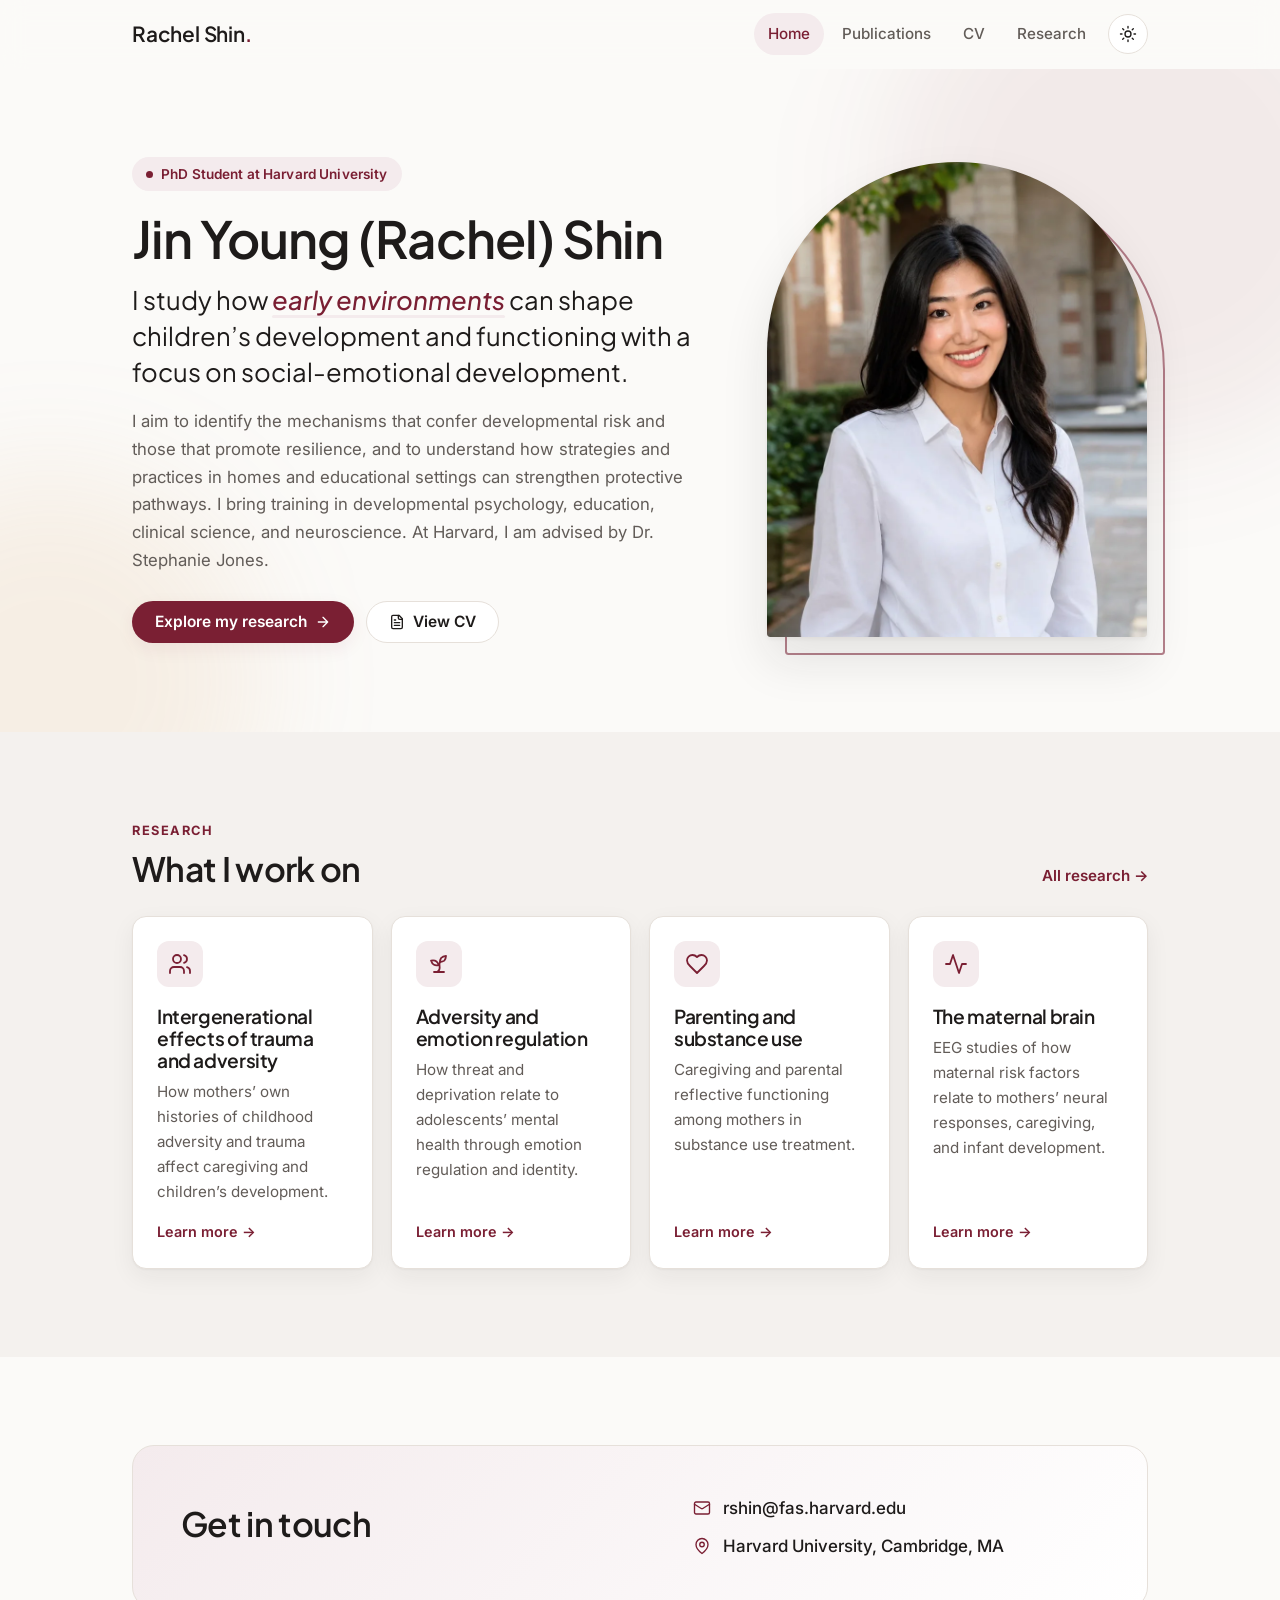
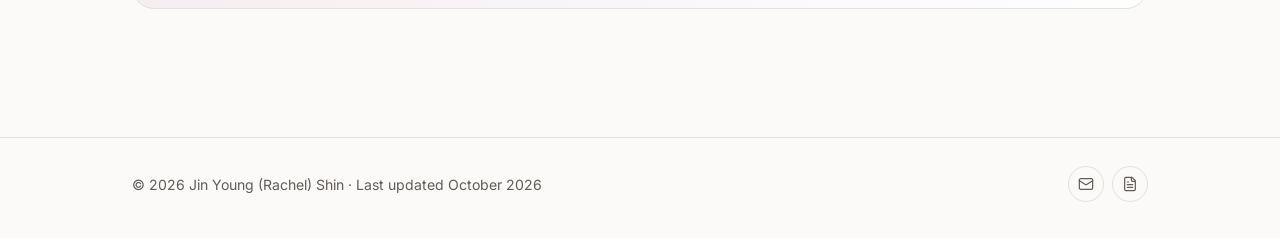
<file: index.html>
<!doctype html>
<html lang="en" class="no-js">
<head>
  <meta charset="utf-8">
  <meta name="viewport" content="width=device-width, initial-scale=1">
  <title>Jin Young (Rachel) Shin · Harvard University</title>
  <meta name="description" content="Jin Young (Rachel) Shin is a PhD student at Harvard University studying how early environments, adversity, parenting, and parental mental health shape children’s social-emotional development.">
  <meta property="og:title" content="Jin Young (Rachel) Shin">
  <meta property="og:description" content="PhD student at Harvard University. Research on early environments, risk and resilience, and children’s social-emotional development.">
  <meta property="og:type" content="website">
  <meta property="og:url" content="https://racheljyshin.github.io/">
  <meta property="og:image" content="https://racheljyshin.github.io/assets/img/rachel-shin-square.jpg">
  <link rel="canonical" href="https://racheljyshin.github.io/">
  <link rel="icon" href="assets/img/favicon.svg" type="image/svg+xml">
  <link rel="apple-touch-icon" href="assets/img/apple-touch-icon.png">
  <script>try{var t=localStorage.getItem("theme");if(t)document.documentElement.setAttribute("data-theme",t)}catch(e){}</script>
  <link rel="preconnect" href="https://fonts.googleapis.com">
  <link rel="preconnect" href="https://fonts.gstatic.com" crossorigin>
  <link href="https://fonts.googleapis.com/css2?family=Plus+Jakarta+Sans:ital,wght@0,400..700;1,400..700&family=Inter:wght@400;500;600;700&display=swap" rel="stylesheet">
  <link rel="stylesheet" href="assets/css/style.css">
  <script type="application/ld+json">
  {
    "@context": "https://schema.org",
    "@type": "Person",
    "name": "Jin Young (Rachel) Shin",
    "alternateName": [
      "Rachel Shin",
      "Jin Young Shin",
      "Jin Young Rachel Shin"
    ],
    "url": "https://racheljyshin.github.io/",
    "image": "https://racheljyshin.github.io/assets/img/rachel-shin-square.jpg",
    "jobTitle": "PhD Student",
    "affiliation": {
      "@type": "CollegeOrUniversity",
      "name": "Harvard University"
    },
    "alumniOf": [
      {
        "@type": "CollegeOrUniversity",
        "name": "Teachers College, Columbia University"
      },
      {
        "@type": "CollegeOrUniversity",
        "name": "University College London"
      },
      {
        "@type": "CollegeOrUniversity",
        "name": "Yale University"
      },
      {
        "@type": "CollegeOrUniversity",
        "name": "Boston College"
      }
    ],
    "knowsAbout": [
      "social-emotional development",
      "early adversity",
      "resilience",
      "parenting",
      "parental mental health",
      "developmental psychology"
    ]
  }
  </script>
</head>
<body>
<a class="skip-link" href="#main">Skip to content</a>

<header class="site-header">
  <nav class="container nav" aria-label="Main">
    <a class="brand" href="./">Rachel Shin<span>.</span></a>
    <div class="nav-right">
      <ul class="nav-links">
        <li><a href="./" aria-current="page">Home</a></li>
        <li><a href="publications.html">Publications</a></li>
        <li><a href="assets/files/Shin_CV.pdf">CV</a></li>
        <li><a href="research.html">Research</a></li>
      </ul>
      <button class="icon-btn theme-toggle" type="button" aria-label="Toggle dark mode">
        <svg class="sun" viewBox="0 0 24 24" fill="none" stroke="currentColor" stroke-width="1.8" stroke-linecap="round" stroke-linejoin="round" aria-hidden="true"><circle cx="12" cy="12" r="4"/><path d="M12 2v2M12 20v2M4.93 4.93l1.41 1.41M17.66 17.66l1.41 1.41M2 12h2M20 12h2M6.34 17.66l-1.41 1.41M19.07 4.93l-1.41 1.41"/></svg>
        <svg class="moon" viewBox="0 0 24 24" fill="none" stroke="currentColor" stroke-width="1.8" stroke-linecap="round" stroke-linejoin="round" aria-hidden="true"><path d="M12 3a6 6 0 0 0 9 9 9 9 0 1 1-9-9Z"/></svg>
      </button>
      <button class="icon-btn menu-toggle" type="button" aria-label="Open menu" aria-expanded="false">
        <svg viewBox="0 0 24 24" fill="none" stroke="currentColor" stroke-width="1.8" stroke-linecap="round" aria-hidden="true"><path d="M4 6h16M4 12h16M4 18h16"/></svg>
      </button>
    </div>
  </nav>
</header>

<main id="main">

  <!-- ============ HERO ============ -->
  <section class="hero">
    <div class="container hero-grid">
      <div>
        <span class="eyebrow reveal"><span class="dot"></span>PhD Student at Harvard University</span>
        <h1 class="reveal d1">Jin Young (Rachel) Shin</h1>

        <p class="hero-statement reveal d2">
          I study how
          <span class="rotator" data-words='["early environments", "adversity", "parenting", "parental mental health"]'><span class="word">early environments</span></span>
          can shape children’s development and functioning with a focus on <span class="nowrap">social-emotional</span> development.
          <span class="visually-hidden">This includes early environments, adversity, parenting, and parental mental health.</span>
        </p>

        <p class="hero-intro reveal d2">
          I aim to identify the mechanisms that confer developmental risk and those that promote resilience, and to
          understand how strategies and practices in homes and educational settings can strengthen protective
          pathways. I bring training in developmental psychology, education, clinical science, and neuroscience.
          At Harvard, I am advised by Dr. Stephanie Jones.
        </p>

        <div class="hero-actions reveal d3">
          <a class="btn btn-primary" href="research.html">
            Explore my research
            <svg viewBox="0 0 24 24" fill="none" stroke="currentColor" stroke-width="2" stroke-linecap="round" stroke-linejoin="round" aria-hidden="true"><path d="M5 12h14M12 5l7 7-7 7"/></svg>
          </a>
          <a class="btn btn-ghost" href="assets/files/Shin_CV.pdf">
            <svg viewBox="0 0 24 24" fill="none" stroke="currentColor" stroke-width="2" stroke-linecap="round" stroke-linejoin="round" aria-hidden="true"><path d="M15 2H6a2 2 0 0 0-2 2v16a2 2 0 0 0 2 2h12a2 2 0 0 0 2-2V7Z"/><path d="M14 2v4a2 2 0 0 0 2 2h4"/><path d="M10 9H8M16 13H8M16 17H8"/></svg>
            View CV
          </a>
        </div>
      </div>

      <div class="portrait-wrap reveal d1">
        <picture>
          <source srcset="assets/img/rachel-shin.webp" type="image/webp">
          <img class="portrait" src="assets/img/rachel-shin.jpg" alt="Portrait of Rachel Shin" width="800" height="1000">
        </picture>
      </div>
    </div>
  </section>

  <!-- ============ RESEARCH THEMES ============ -->
  <section class="section section-alt">
    <div class="container">
      <div class="section-head reveal">
        <div>
          <span class="kicker">Research</span>
          <h2>What I work on</h2>
        </div>
        <a class="more-link" href="research.html">All research →</a>
      </div>

      <div class="cards">
        <a class="card reveal" href="research.html#intergenerational">
          <span class="card-icon"><svg viewBox="0 0 24 24" fill="none" stroke="currentColor" stroke-width="1.8" stroke-linecap="round" stroke-linejoin="round" aria-hidden="true"><path d="M16 21v-2a4 4 0 0 0-4-4H6a4 4 0 0 0-4 4v2"/><circle cx="9" cy="7" r="4"/><path d="M22 21v-2a4 4 0 0 0-3-3.87"/><path d="M16 3.13a4 4 0 0 1 0 7.75"/></svg></span>
          <h3>Intergenerational effects of trauma and adversity</h3>
          <p>How mothers’ own histories of childhood adversity and trauma affect caregiving and children’s development.</p>
          <span class="arrow">Learn more →</span>
        </a>
        <a class="card reveal d1" href="research.html#youth">
          <span class="card-icon"><svg viewBox="0 0 24 24" fill="none" stroke="currentColor" stroke-width="1.8" stroke-linecap="round" stroke-linejoin="round" aria-hidden="true"><path d="M7 20h10"/><path d="M10 20c5.5-2.5.8-6.4 3-10"/><path d="M9.5 9.4c1.1.8 1.8 2.2 2.3 3.7-2 .4-3.5.4-4.8-.3-1.2-.6-2.3-1.9-3-4.2 2.8-.5 4.4 0 5.5.8z"/><path d="M14.1 6a7 7 0 0 0-1.1 4c1.9-.1 3.3-.6 4.3-1.4 1-1 1.6-2.3 1.7-4.6-2.7.1-4 1-4.9 2z"/></svg></span>
          <h3>Adversity and emotion regulation</h3>
          <p>How threat and deprivation relate to adolescents’ mental health through emotion regulation and identity.</p>
          <span class="arrow">Learn more →</span>
        </a>
        <a class="card reveal d2" href="research.html#substance-use">
          <span class="card-icon"><svg viewBox="0 0 24 24" fill="none" stroke="currentColor" stroke-width="1.8" stroke-linecap="round" stroke-linejoin="round" aria-hidden="true"><path d="M19 14c1.49-1.46 3-3.21 3-5.5A5.5 5.5 0 0 0 16.5 3c-1.76 0-3 .5-4.5 2-1.5-1.5-2.74-2-4.5-2A5.5 5.5 0 0 0 2 8.5c0 2.3 1.5 4.05 3 5.5l7 7Z"/></svg></span>
          <h3>Parenting and substance use</h3>
          <p>Caregiving and parental reflective functioning among mothers in substance use treatment.</p>
          <span class="arrow">Learn more →</span>
        </a>
        <a class="card reveal d3" href="research.html#maternal-brain">
          <span class="card-icon"><svg viewBox="0 0 24 24" fill="none" stroke="currentColor" stroke-width="1.8" stroke-linecap="round" stroke-linejoin="round" aria-hidden="true"><path d="M22 12h-4l-3 9L9 3l-3 9H2"/></svg></span>
          <h3>The maternal brain</h3>
          <p>EEG studies of how maternal risk factors relate to mothers’ neural responses, caregiving, and infant development.</p>
          <span class="arrow">Learn more →</span>
        </a>
      </div>
    </div>
  </section>

  <!-- ============ CONTACT ============ -->
  <section class="section">
    <div class="container">
      <div class="contact-band reveal">
        <div>
          <h2>Get in touch</h2>
        </div>
        <ul class="contact-list">
          <li><a href="mailto:rshin@fas.harvard.edu">
            <svg viewBox="0 0 24 24" fill="none" stroke="currentColor" stroke-width="1.8" stroke-linecap="round" stroke-linejoin="round" aria-hidden="true"><rect width="20" height="16" x="2" y="4" rx="2"/><path d="m22 7-8.97 5.7a1.94 1.94 0 0 1-2.06 0L2 7"/></svg>
            rshin@fas.harvard.edu</a></li>
          <li><span>
            <svg viewBox="0 0 24 24" fill="none" stroke="currentColor" stroke-width="1.8" stroke-linecap="round" stroke-linejoin="round" aria-hidden="true"><path d="M20 10c0 6-8 12-8 12s-8-6-8-12a8 8 0 0 1 16 0Z"/><circle cx="12" cy="10" r="3"/></svg>
            Harvard University, Cambridge, MA</span></li>
          <!-- Add more links when ready, e.g. Google Scholar, ORCID, LinkedIn:
          <li><a href="https://scholar.google.com/citations?user=XXXX">Google Scholar</a></li>
          -->
        </ul>
      </div>
    </div>
  </section>

</main>

<footer class="site-footer">
  <div class="container footer-row">
    <span>© <span data-year>2026</span> Jin Young (Rachel) Shin · Last updated October 2026</span>
    <div class="footer-links">
      <a href="mailto:rshin@fas.harvard.edu" aria-label="Email"><svg viewBox="0 0 24 24" fill="none" stroke="currentColor" stroke-width="1.8" stroke-linecap="round" stroke-linejoin="round" aria-hidden="true"><rect width="20" height="16" x="2" y="4" rx="2"/><path d="m22 7-8.97 5.7a1.94 1.94 0 0 1-2.06 0L2 7"/></svg></a>
      <a href="assets/files/Shin_CV.pdf" aria-label="CV (PDF)"><svg viewBox="0 0 24 24" fill="none" stroke="currentColor" stroke-width="1.8" stroke-linecap="round" stroke-linejoin="round" aria-hidden="true"><path d="M15 2H6a2 2 0 0 0-2 2v16a2 2 0 0 0 2 2h12a2 2 0 0 0 2-2V7Z"/><path d="M14 2v4a2 2 0 0 0 2 2h4"/><path d="M10 9H8M16 13H8M16 17H8"/></svg></a>
    </div>
  </div>
</footer>

<script src="assets/js/main.js"></script>
</body>
</html>
</file>
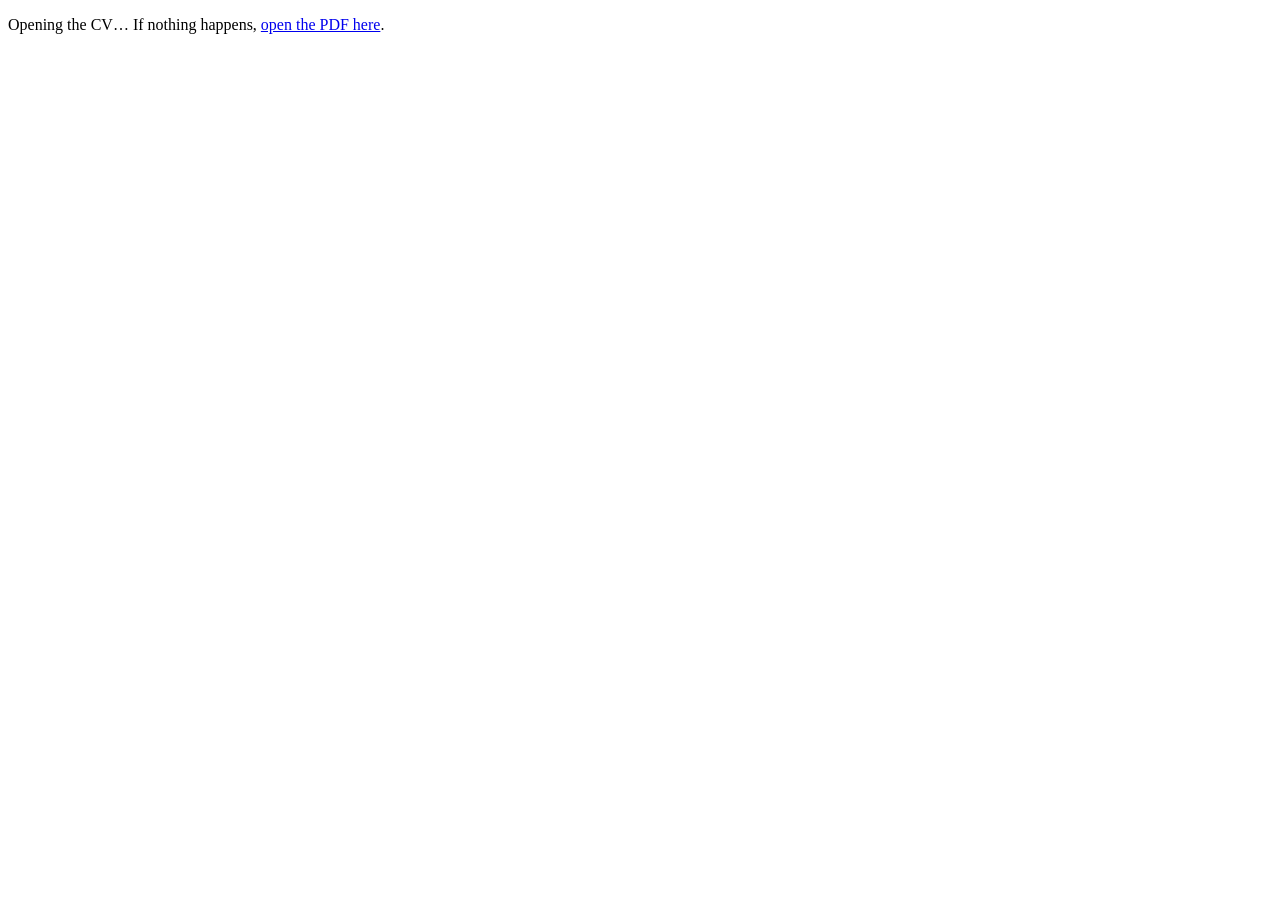
<file: cv.html>
<!doctype html>
<html lang="en">
<head>
  <meta charset="utf-8">
  <meta name="viewport" content="width=device-width, initial-scale=1">
  <title>CV · Jin Young (Rachel) Shin</title>
  <!-- The CV menu item links straight to the PDF; this page only forwards old links there. -->
  <meta name="robots" content="noindex">
  <meta http-equiv="refresh" content="0; url=assets/files/Shin_CV.pdf">
  <link rel="canonical" href="https://racheljyshin.github.io/assets/files/Shin_CV.pdf">
</head>
<body>
  <p>Opening the CV… If nothing happens, <a href="assets/files/Shin_CV.pdf">open the PDF here</a>.</p>
</body>
</html>
</file>
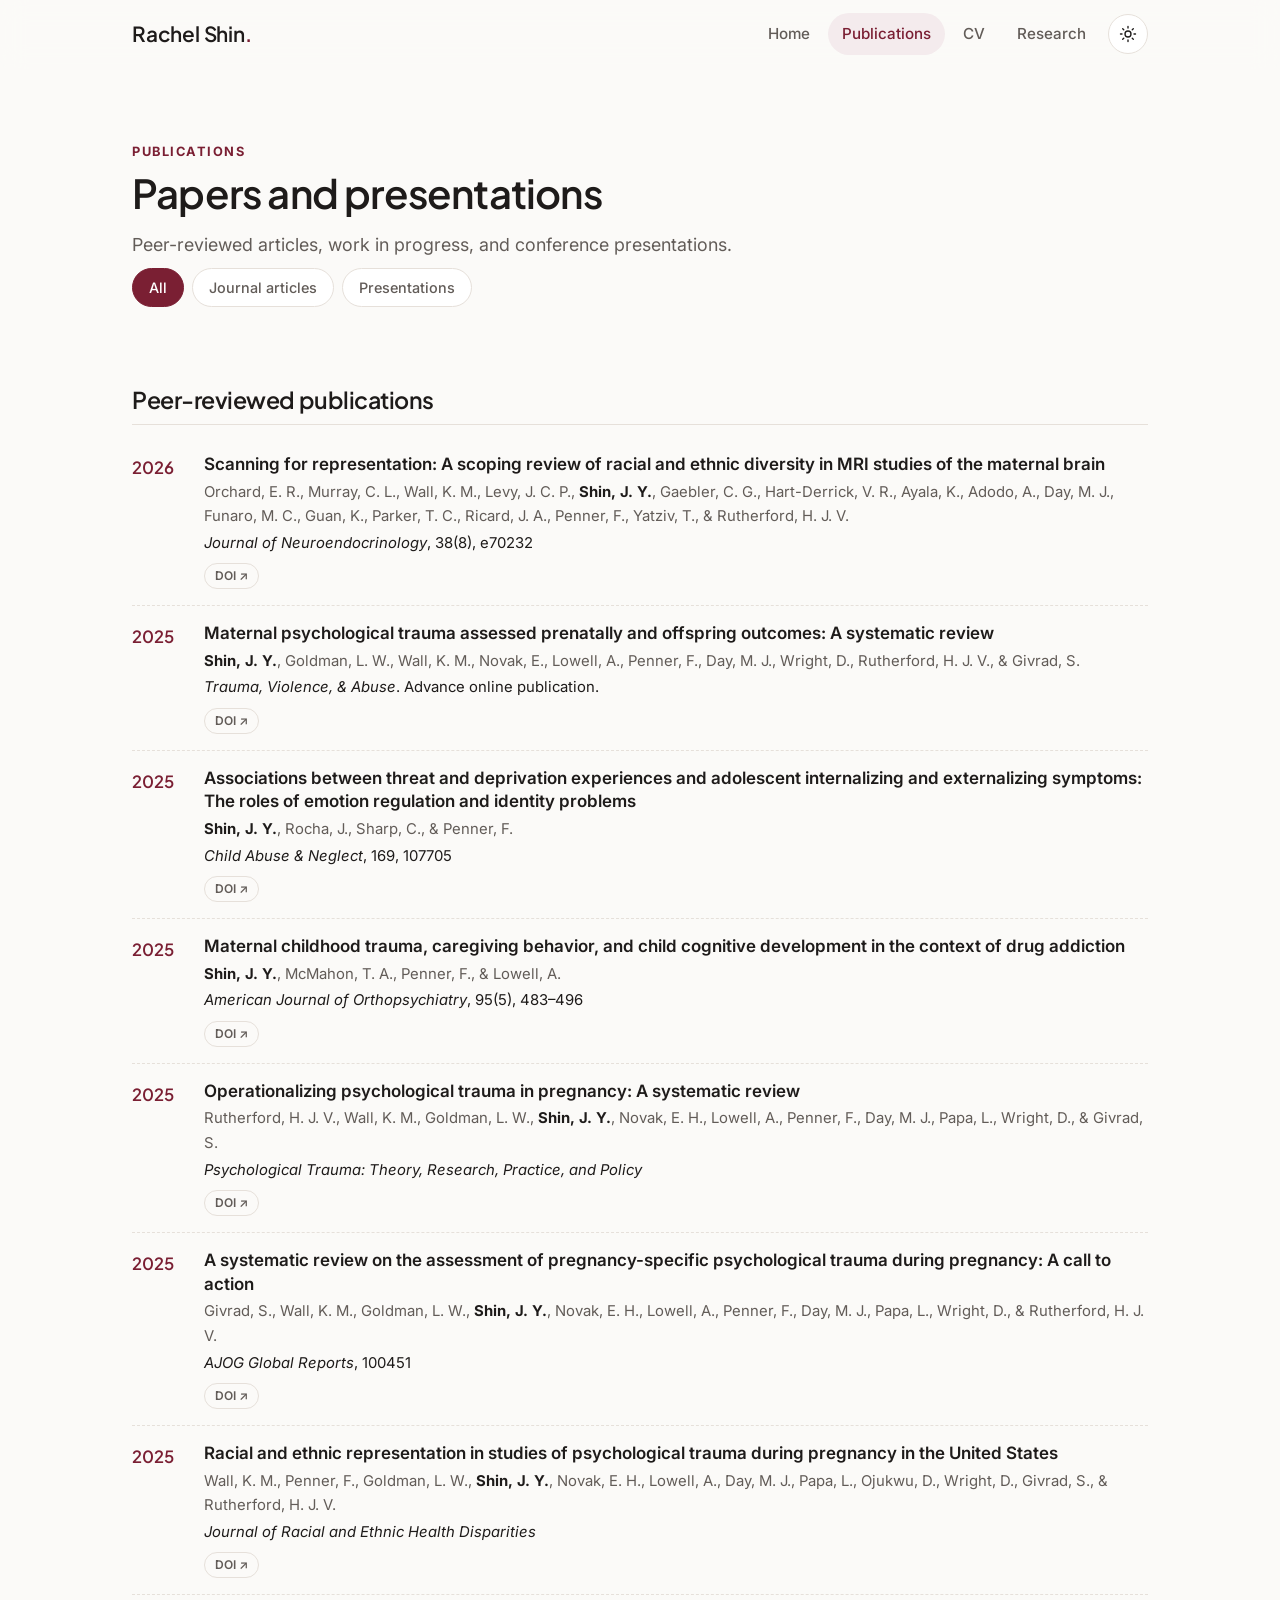
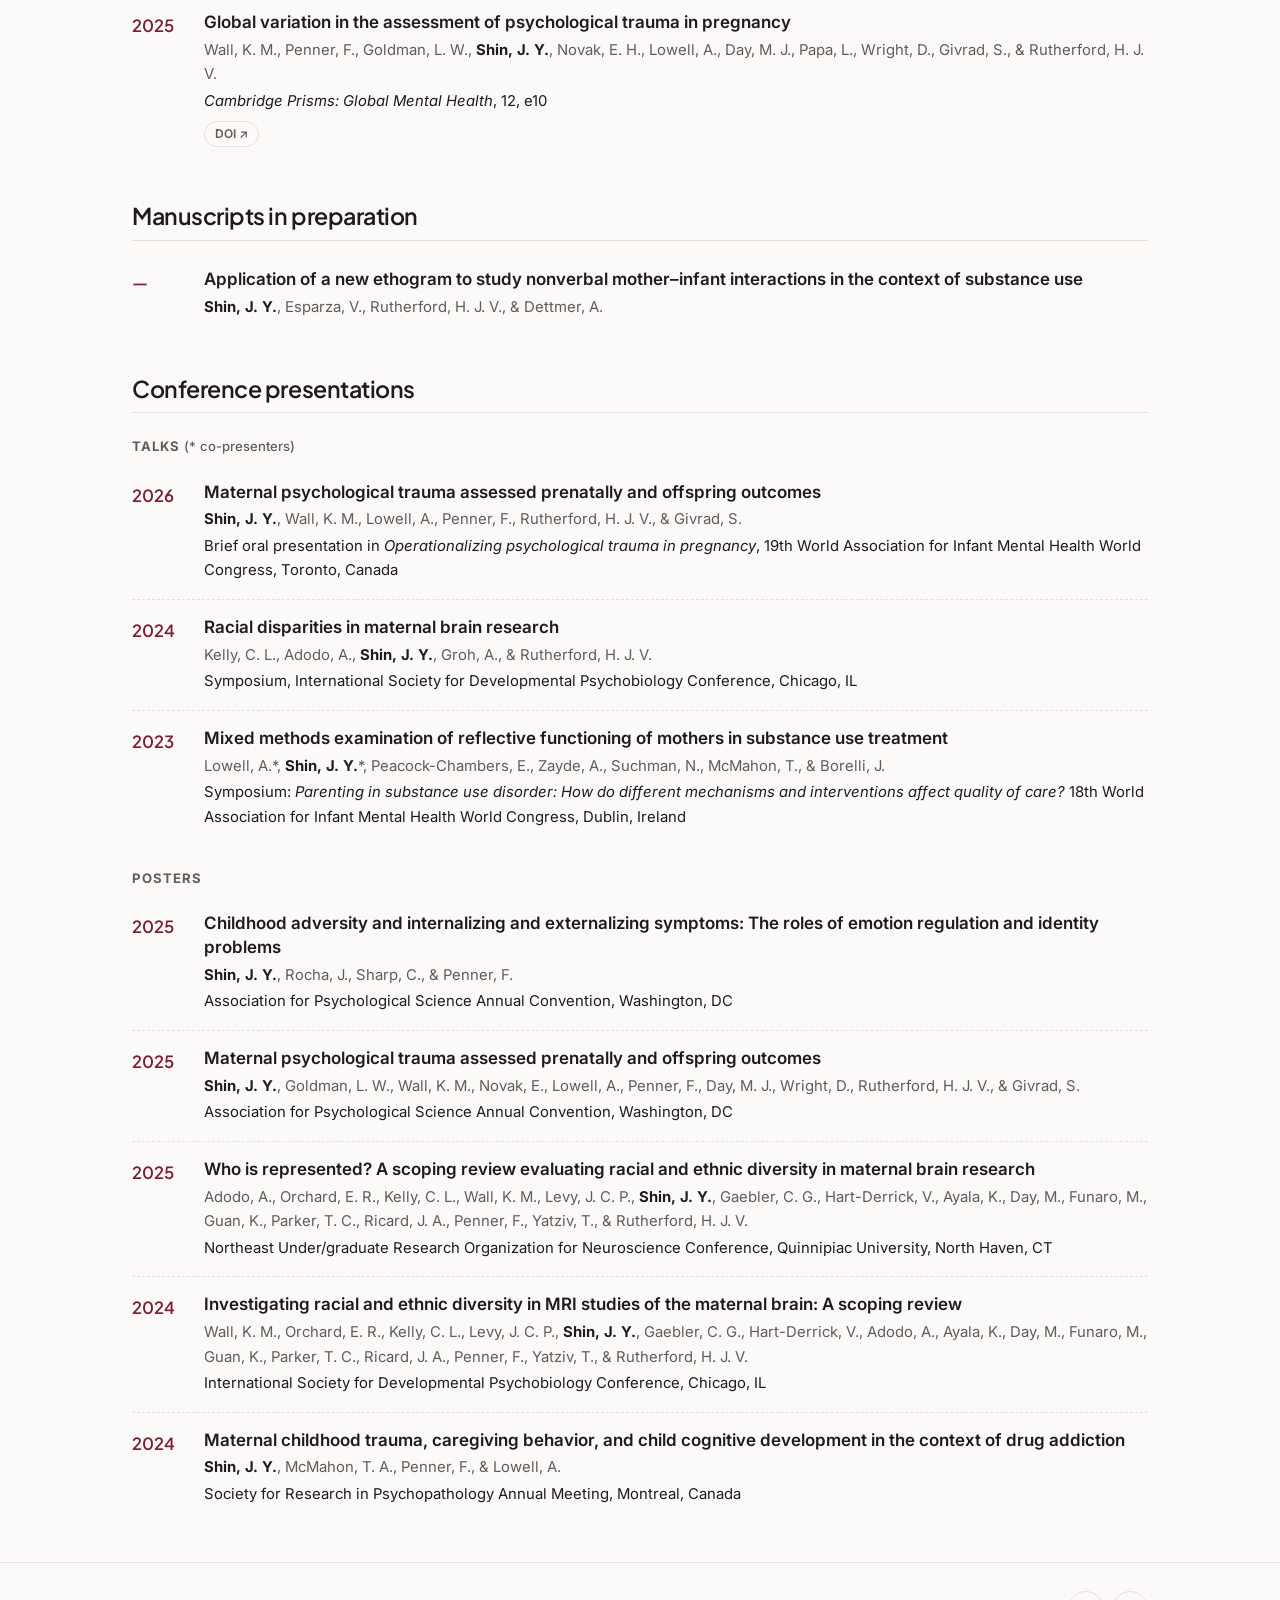
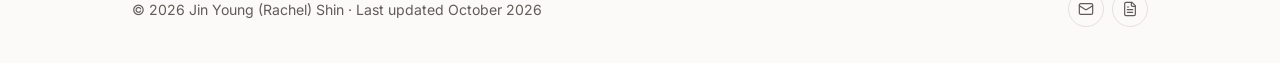
<file: publications.html>
<!doctype html>
<html lang="en" class="no-js">
<head>
  <meta charset="utf-8">
  <meta name="viewport" content="width=device-width, initial-scale=1">
  <title>Publications · Jin Young (Rachel) Shin</title>
  <meta name="description" content="Peer-reviewed publications and conference presentations by Jin Young (Rachel) Shin.">
  <link rel="canonical" href="https://racheljyshin.github.io/publications.html">
  <link rel="icon" href="assets/img/favicon.svg" type="image/svg+xml">
  <link rel="apple-touch-icon" href="assets/img/apple-touch-icon.png">
  <script>try{var t=localStorage.getItem("theme");if(t)document.documentElement.setAttribute("data-theme",t)}catch(e){}</script>
  <link rel="preconnect" href="https://fonts.googleapis.com">
  <link rel="preconnect" href="https://fonts.gstatic.com" crossorigin>
  <link href="https://fonts.googleapis.com/css2?family=Plus+Jakarta+Sans:ital,wght@0,400..700;1,400..700&family=Inter:wght@400;500;600;700&display=swap" rel="stylesheet">
  <link rel="stylesheet" href="assets/css/style.css">
</head>
<body>
<a class="skip-link" href="#main">Skip to content</a>

<header class="site-header">
  <nav class="container nav" aria-label="Main">
    <a class="brand" href="./">Rachel Shin<span>.</span></a>
    <div class="nav-right">
      <ul class="nav-links">
        <li><a href="./">Home</a></li>
        <li><a href="publications.html" aria-current="page">Publications</a></li>
        <li><a href="assets/files/Shin_CV.pdf">CV</a></li>
        <li><a href="research.html">Research</a></li>
      </ul>
      <button class="icon-btn theme-toggle" type="button" aria-label="Toggle dark mode">
        <svg class="sun" viewBox="0 0 24 24" fill="none" stroke="currentColor" stroke-width="1.8" stroke-linecap="round" stroke-linejoin="round" aria-hidden="true"><circle cx="12" cy="12" r="4"/><path d="M12 2v2M12 20v2M4.93 4.93l1.41 1.41M17.66 17.66l1.41 1.41M2 12h2M20 12h2M6.34 17.66l-1.41 1.41M19.07 4.93l-1.41 1.41"/></svg>
        <svg class="moon" viewBox="0 0 24 24" fill="none" stroke="currentColor" stroke-width="1.8" stroke-linecap="round" stroke-linejoin="round" aria-hidden="true"><path d="M12 3a6 6 0 0 0 9 9 9 9 0 1 1-9-9Z"/></svg>
      </button>
      <button class="icon-btn menu-toggle" type="button" aria-label="Open menu" aria-expanded="false">
        <svg viewBox="0 0 24 24" fill="none" stroke="currentColor" stroke-width="1.8" stroke-linecap="round" aria-hidden="true"><path d="M4 6h16M4 12h16M4 18h16"/></svg>
      </button>
    </div>
  </nav>
</header>

<!--
  HOW TO ADD AN ITEM: copy an existing <li class="pub"> in the right section and edit it.
  data-type: "article" or "presentation".
  Newest items go at the top of each list.
-->

<main id="main">
  <section class="page-head">
    <div class="container">
      <span class="kicker">Publications</span>
      <h1>Papers and presentations</h1>
      <p class="lede">Peer-reviewed articles, work in progress, and conference presentations.</p>
      <!-- When she has a Google Scholar profile, add:
      <p class="lede">For an up-to-date list, see my <a href="https://scholar.google.com/citations?user=XXXX">Google Scholar profile</a>.</p>
      -->
      <div class="pub-tools" role="group" aria-label="Filter publications">
        <button class="filter-btn" type="button" data-filter="all" aria-pressed="true">All</button>
        <button class="filter-btn" type="button" data-filter="article" aria-pressed="false">Journal articles</button>
        <button class="filter-btn" type="button" data-filter="presentation" aria-pressed="false">Presentations</button>
      </div>
    </div>
  </section>

  <div class="container">

    <!-- ============ PEER-REVIEWED ============ -->
    <section class="pub-section" id="articles">
      <h2>Peer-reviewed publications</h2>
      <ul class="pub-list">
        <li class="pub" data-type="article">
          <span class="yr">2026</span>
          <div>
            <div class="title">Scanning for representation: A scoping review of racial and ethnic diversity in MRI studies of the maternal brain</div>
            <div class="authors">Orchard, E. R., Murray, C. L., Wall, K. M., Levy, J. C. P., <b>Shin, J. Y.</b>, Gaebler, C. G., Hart-Derrick, V. R., Ayala, K., Adodo, A., Day, M. J., Funaro, M. C., Guan, K., Parker, T. C., Ricard, J. A., Penner, F., Yatziv, T., &amp; Rutherford, H. J. V.</div>
            <div class="venue"><i>Journal of Neuroendocrinology</i>, 38(8), e70232</div>
            <div class="links"><a class="doi" href="https://doi.org/10.1111/jne.70232">DOI ↗</a></div>
          </div>
        </li>
        <li class="pub" data-type="article">
          <span class="yr">2025</span>
          <div>
            <div class="title">Maternal psychological trauma assessed prenatally and offspring outcomes: A systematic review</div>
            <div class="authors"><b>Shin, J. Y.</b>, Goldman, L. W., Wall, K. M., Novak, E., Lowell, A., Penner, F., Day, M. J., Wright, D., Rutherford, H. J. V., &amp; Givrad, S.</div>
            <div class="venue"><i>Trauma, Violence, &amp; Abuse</i>. Advance online publication.</div>
            <div class="links"><a class="doi" href="https://doi.org/10.1177/15248380251376349">DOI ↗</a></div>
          </div>
        </li>
        <li class="pub" data-type="article">
          <span class="yr">2025</span>
          <div>
            <div class="title">Associations between threat and deprivation experiences and adolescent internalizing and externalizing symptoms: The roles of emotion regulation and identity problems</div>
            <div class="authors"><b>Shin, J. Y.</b>, Rocha, J., Sharp, C., &amp; Penner, F.</div>
            <div class="venue"><i>Child Abuse &amp; Neglect</i>, 169, 107705</div>
            <div class="links"><a class="doi" href="https://doi.org/10.1016/j.chiabu.2025.107705">DOI ↗</a></div>
          </div>
        </li>
        <li class="pub" data-type="article">
          <span class="yr">2025</span>
          <div>
            <div class="title">Maternal childhood trauma, caregiving behavior, and child cognitive development in the context of drug addiction</div>
            <div class="authors"><b>Shin, J. Y.</b>, McMahon, T. A., Penner, F., &amp; Lowell, A.</div>
            <div class="venue"><i>American Journal of Orthopsychiatry</i>, 95(5), 483–496</div>
            <div class="links"><a class="doi" href="https://doi.org/10.1037/ort0000802">DOI ↗</a></div>
          </div>
        </li>
        <li class="pub" data-type="article">
          <span class="yr">2025</span>
          <div>
            <div class="title">Operationalizing psychological trauma in pregnancy: A systematic review</div>
            <div class="authors">Rutherford, H. J. V., Wall, K. M., Goldman, L. W., <b>Shin, J. Y.</b>, Novak, E. H., Lowell, A., Penner, F., Day, M. J., Papa, L., Wright, D., &amp; Givrad, S.</div>
            <div class="venue"><i>Psychological Trauma: Theory, Research, Practice, and Policy</i></div>
            <div class="links"><a class="doi" href="https://doi.org/10.1037/tra0001968">DOI ↗</a></div>
          </div>
        </li>
        <li class="pub" data-type="article">
          <span class="yr">2025</span>
          <div>
            <div class="title">A systematic review on the assessment of pregnancy-specific psychological trauma during pregnancy: A call to action</div>
            <div class="authors">Givrad, S., Wall, K. M., Goldman, L. W., <b>Shin, J. Y.</b>, Novak, E. H., Lowell, A., Penner, F., Day, M. J., Papa, L., Wright, D., &amp; Rutherford, H. J. V.</div>
            <div class="venue"><i>AJOG Global Reports</i>, 100451</div>
            <div class="links"><a class="doi" href="https://doi.org/10.1016/j.xagr.2025.100451">DOI ↗</a></div>
          </div>
        </li>
        <li class="pub" data-type="article">
          <span class="yr">2025</span>
          <div>
            <div class="title">Racial and ethnic representation in studies of psychological trauma during pregnancy in the United States</div>
            <div class="authors">Wall, K. M., Penner, F., Goldman, L. W., <b>Shin, J. Y.</b>, Novak, E. H., Lowell, A., Day, M. J., Papa, L., Ojukwu, D., Wright, D., Givrad, S., &amp; Rutherford, H. J. V.</div>
            <div class="venue"><i>Journal of Racial and Ethnic Health Disparities</i></div>
            <div class="links"><a class="doi" href="https://doi.org/10.1007/s40615-025-02661-w">DOI ↗</a></div>
          </div>
        </li>
        <li class="pub" data-type="article">
          <span class="yr">2025</span>
          <div>
            <div class="title">Global variation in the assessment of psychological trauma in pregnancy</div>
            <div class="authors">Wall, K. M., Penner, F., Goldman, L. W., <b>Shin, J. Y.</b>, Novak, E. H., Lowell, A., Day, M. J., Papa, L., Wright, D., Givrad, S., &amp; Rutherford, H. J. V.</div>
            <div class="venue"><i>Cambridge Prisms: Global Mental Health</i>, 12, e10</div>
            <div class="links"><a class="doi" href="https://doi.org/10.1017/gmh.2024.152">DOI ↗</a></div>
          </div>
        </li>
      </ul>
    </section>

    <!-- ============ IN PREPARATION ============ -->
    <section class="pub-section" id="in-prep">
      <h2>Manuscripts in preparation</h2>
      <ul class="pub-list">
        <li class="pub" data-type="article">
          <span class="yr">—</span>
          <div>
            <div class="title">Application of a new ethogram to study nonverbal mother–infant interactions in the context of substance use</div>
            <div class="authors"><b>Shin, J. Y.</b>, Esparza, V., Rutherford, H. J. V., &amp; Dettmer, A.</div>
          </div>
        </li>
      </ul>
    </section>

    <!-- ============ PRESENTATIONS ============ -->
    <section class="pub-section" id="presentations">
      <h2>Conference presentations</h2>

      <h3 class="pub-sub">Talks <span style="text-transform:none;letter-spacing:0;font-weight:500">(* co-presenters)</span></h3>
      <ul class="pub-list">
        <li class="pub" data-type="presentation">
          <span class="yr">2026</span>
          <div>
            <div class="title">Maternal psychological trauma assessed prenatally and offspring outcomes</div>
            <div class="authors"><b>Shin, J. Y.</b>, Wall, K. M., Lowell, A., Penner, F., Rutherford, H. J. V., &amp; Givrad, S.</div>
            <div class="venue">Brief oral presentation in <i>Operationalizing psychological trauma in pregnancy</i>, 19th World Association for Infant Mental Health World Congress, Toronto, Canada</div>
          </div>
        </li>
        <li class="pub" data-type="presentation">
          <span class="yr">2024</span>
          <div>
            <div class="title">Racial disparities in maternal brain research</div>
            <div class="authors">Kelly, C. L., Adodo, A., <b>Shin, J. Y.</b>, Groh, A., &amp; Rutherford, H. J. V.</div>
            <div class="venue">Symposium, International Society for Developmental Psychobiology Conference, Chicago, IL</div>
          </div>
        </li>
        <li class="pub" data-type="presentation">
          <span class="yr">2023</span>
          <div>
            <div class="title">Mixed methods examination of reflective functioning of mothers in substance use treatment</div>
            <div class="authors">Lowell, A.*, <b>Shin, J. Y.</b>*, Peacock-Chambers, E., Zayde, A., Suchman, N., McMahon, T., &amp; Borelli, J.</div>
            <div class="venue">Symposium: <i>Parenting in substance use disorder: How do different mechanisms and interventions affect quality of care?</i> 18th World Association for Infant Mental Health World Congress, Dublin, Ireland</div>
          </div>
        </li>
      </ul>

      <h3 class="pub-sub">Posters</h3>
      <ul class="pub-list">
        <li class="pub" data-type="presentation">
          <span class="yr">2025</span>
          <div>
            <div class="title">Childhood adversity and internalizing and externalizing symptoms: The roles of emotion regulation and identity problems</div>
            <div class="authors"><b>Shin, J. Y.</b>, Rocha, J., Sharp, C., &amp; Penner, F.</div>
            <div class="venue">Association for Psychological Science Annual Convention, Washington, DC</div>
          </div>
        </li>
        <li class="pub" data-type="presentation">
          <span class="yr">2025</span>
          <div>
            <div class="title">Maternal psychological trauma assessed prenatally and offspring outcomes</div>
            <div class="authors"><b>Shin, J. Y.</b>, Goldman, L. W., Wall, K. M., Novak, E., Lowell, A., Penner, F., Day, M. J., Wright, D., Rutherford, H. J. V., &amp; Givrad, S.</div>
            <div class="venue">Association for Psychological Science Annual Convention, Washington, DC</div>
          </div>
        </li>
        <li class="pub" data-type="presentation">
          <span class="yr">2025</span>
          <div>
            <div class="title">Who is represented? A scoping review evaluating racial and ethnic diversity in maternal brain research</div>
            <div class="authors">Adodo, A., Orchard, E. R., Kelly, C. L., Wall, K. M., Levy, J. C. P., <b>Shin, J. Y.</b>, Gaebler, C. G., Hart-Derrick, V., Ayala, K., Day, M., Funaro, M., Guan, K., Parker, T. C., Ricard, J. A., Penner, F., Yatziv, T., &amp; Rutherford, H. J. V.</div>
            <div class="venue">Northeast Under/graduate Research Organization for Neuroscience Conference, Quinnipiac University, North Haven, CT</div>
          </div>
        </li>
        <li class="pub" data-type="presentation">
          <span class="yr">2024</span>
          <div>
            <div class="title">Investigating racial and ethnic diversity in MRI studies of the maternal brain: A scoping review</div>
            <div class="authors">Wall, K. M., Orchard, E. R., Kelly, C. L., Levy, J. C. P., <b>Shin, J. Y.</b>, Gaebler, C. G., Hart-Derrick, V., Adodo, A., Ayala, K., Day, M., Funaro, M., Guan, K., Parker, T. C., Ricard, J. A., Penner, F., Yatziv, T., &amp; Rutherford, H. J. V.</div>
            <div class="venue">International Society for Developmental Psychobiology Conference, Chicago, IL</div>
          </div>
        </li>
        <li class="pub" data-type="presentation">
          <span class="yr">2024</span>
          <div>
            <div class="title">Maternal childhood trauma, caregiving behavior, and child cognitive development in the context of drug addiction</div>
            <div class="authors"><b>Shin, J. Y.</b>, McMahon, T. A., Penner, F., &amp; Lowell, A.</div>
            <div class="venue">Society for Research in Psychopathology Annual Meeting, Montreal, Canada</div>
          </div>
        </li>
      </ul>
    </section>
  </div>
</main>

<footer class="site-footer">
  <div class="container footer-row">
    <span>© <span data-year>2026</span> Jin Young (Rachel) Shin · Last updated October 2026</span>
    <div class="footer-links">
      <a href="mailto:rshin@fas.harvard.edu" aria-label="Email"><svg viewBox="0 0 24 24" fill="none" stroke="currentColor" stroke-width="1.8" stroke-linecap="round" stroke-linejoin="round" aria-hidden="true"><rect width="20" height="16" x="2" y="4" rx="2"/><path d="m22 7-8.97 5.7a1.94 1.94 0 0 1-2.06 0L2 7"/></svg></a>
      <a href="assets/files/Shin_CV.pdf" aria-label="CV (PDF)"><svg viewBox="0 0 24 24" fill="none" stroke="currentColor" stroke-width="1.8" stroke-linecap="round" stroke-linejoin="round" aria-hidden="true"><path d="M15 2H6a2 2 0 0 0-2 2v16a2 2 0 0 0 2 2h12a2 2 0 0 0 2-2V7Z"/><path d="M14 2v4a2 2 0 0 0 2 2h4"/><path d="M10 9H8M16 13H8M16 17H8"/></svg></a>
    </div>
  </div>
</footer>

<script src="assets/js/main.js"></script>
</body>
</html>
</file>
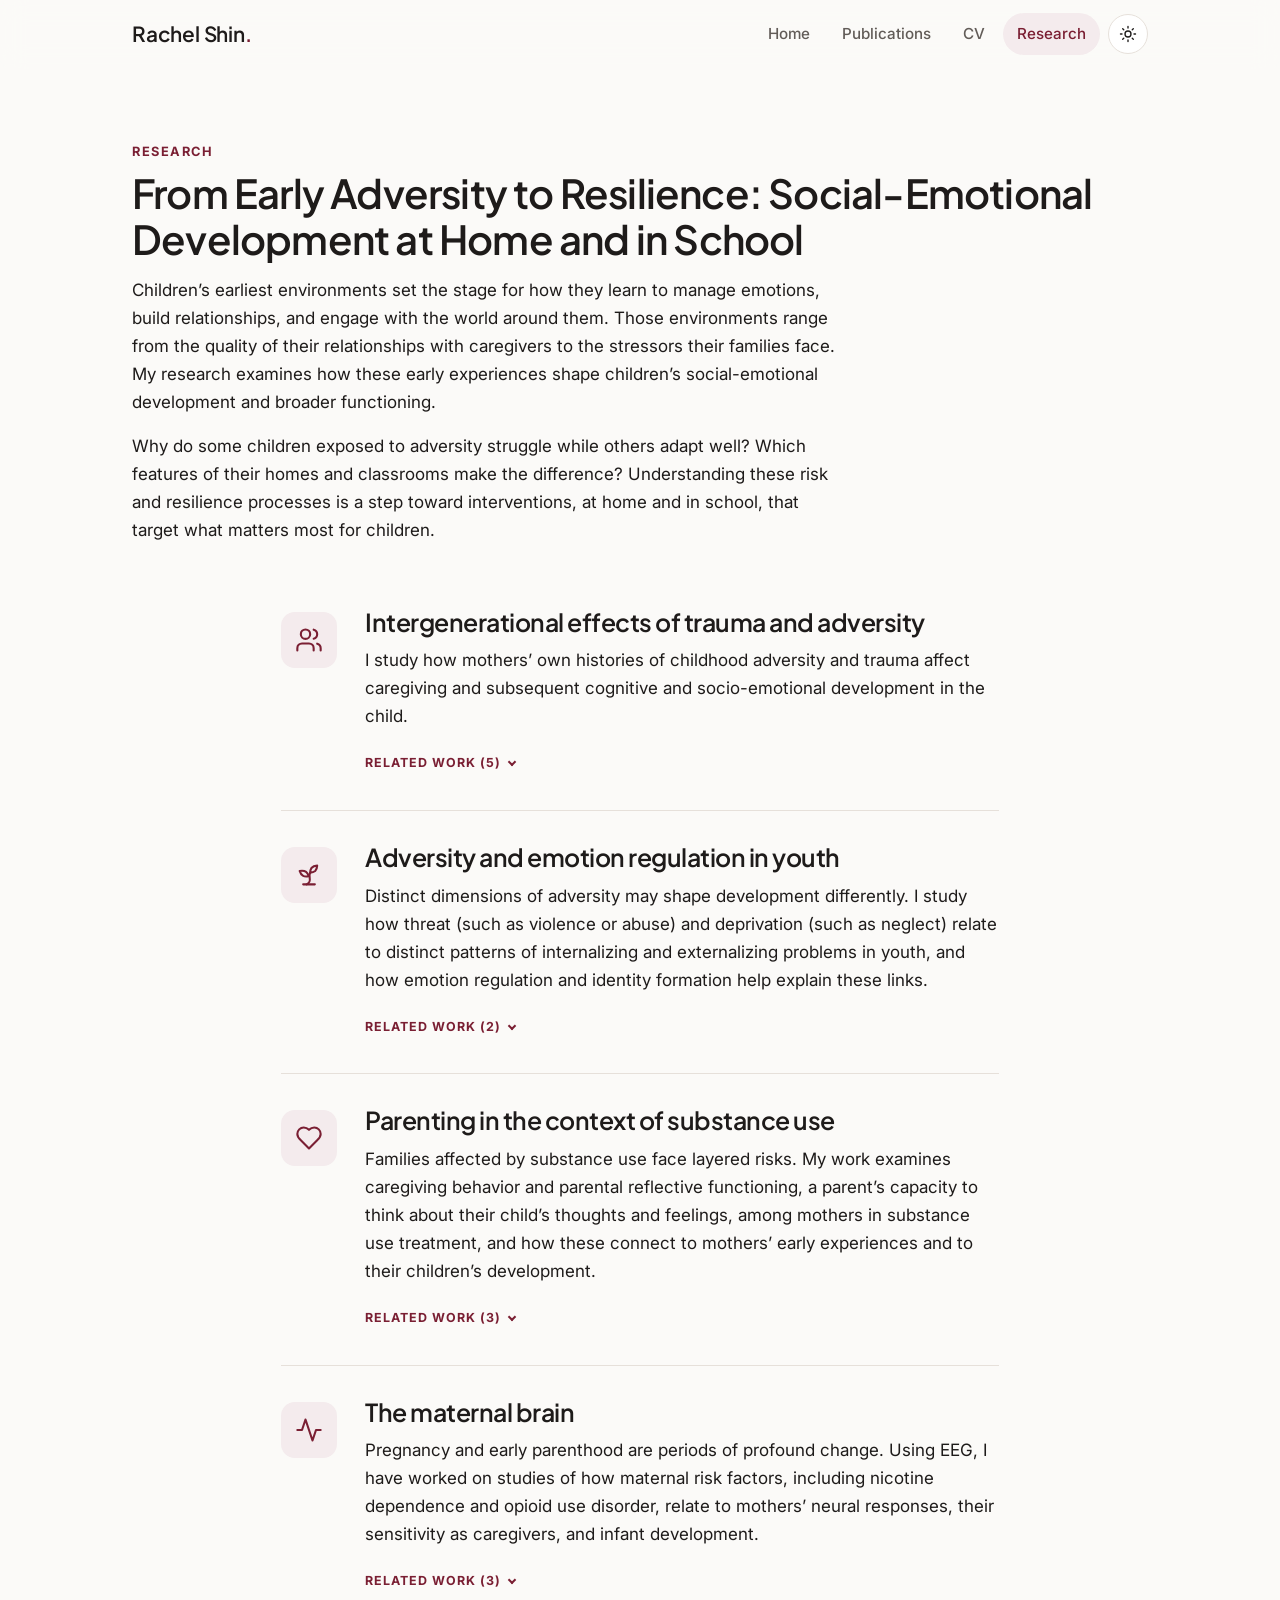
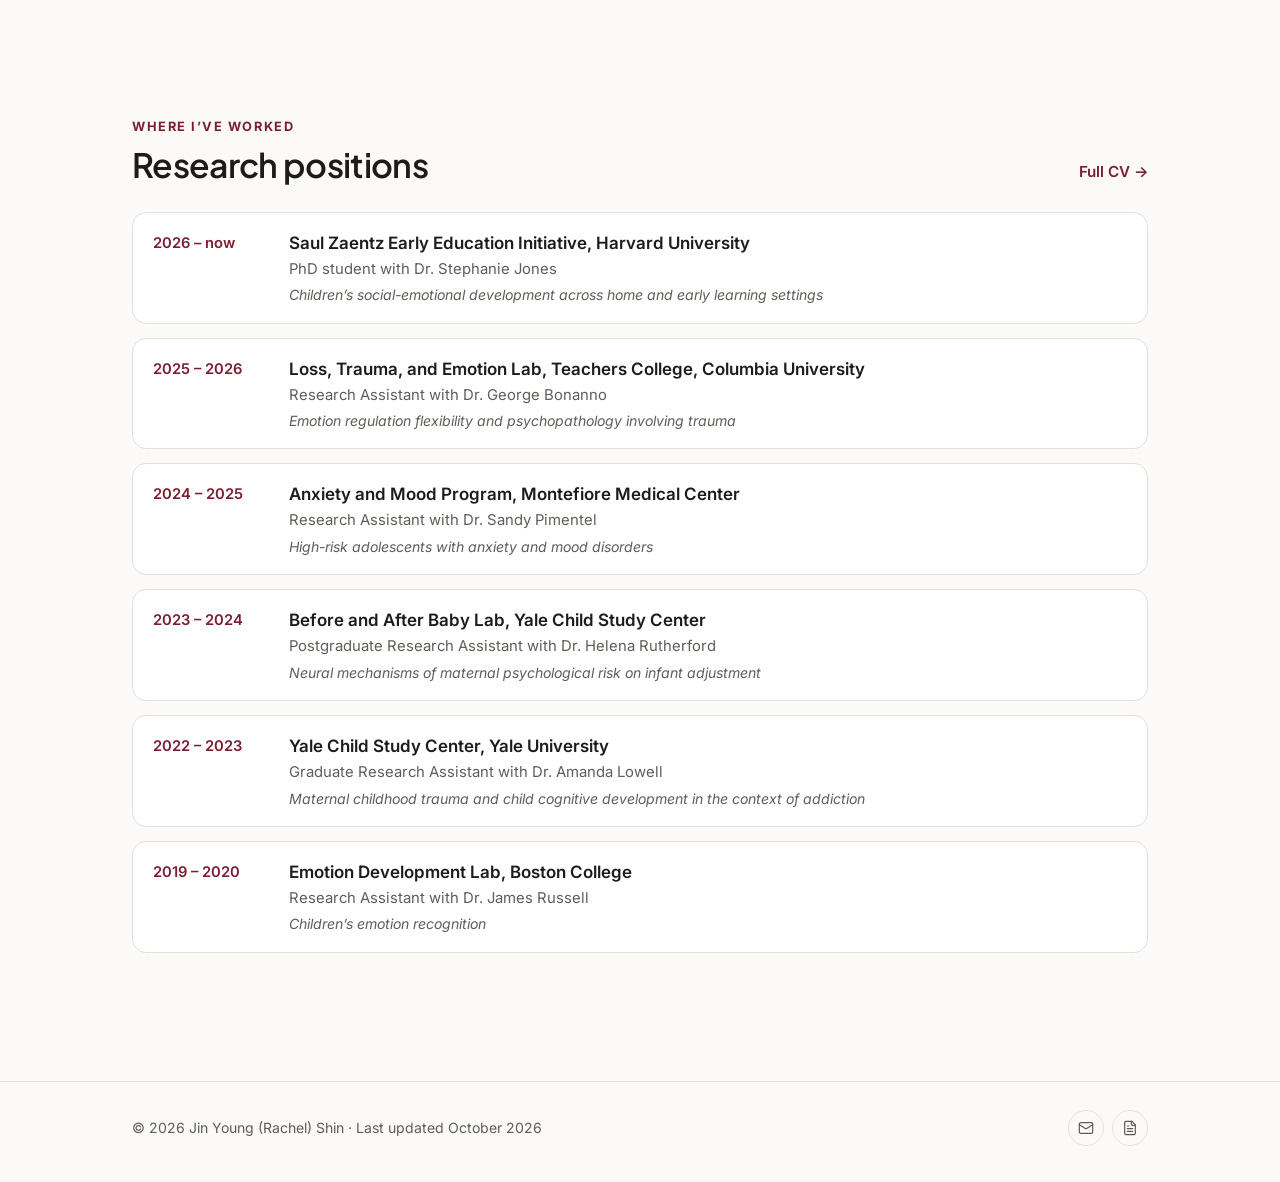
<file: research.html>
<!doctype html>
<html lang="en" class="no-js">
<head>
  <meta charset="utf-8">
  <meta name="viewport" content="width=device-width, initial-scale=1">
  <title>Research · Jin Young (Rachel) Shin</title>
  <meta name="description" content="Research by Jin Young (Rachel) Shin on how early environments shape children’s social-emotional development, and the processes behind risk and resilience.">
  <link rel="canonical" href="https://racheljyshin.github.io/research.html">
  <link rel="icon" href="assets/img/favicon.svg" type="image/svg+xml">
  <link rel="apple-touch-icon" href="assets/img/apple-touch-icon.png">
  <script>try{var t=localStorage.getItem("theme");if(t)document.documentElement.setAttribute("data-theme",t)}catch(e){}</script>
  <link rel="preconnect" href="https://fonts.googleapis.com">
  <link rel="preconnect" href="https://fonts.gstatic.com" crossorigin>
  <link href="https://fonts.googleapis.com/css2?family=Plus+Jakarta+Sans:ital,wght@0,400..700;1,400..700&family=Inter:wght@400;500;600;700&display=swap" rel="stylesheet">
  <link rel="stylesheet" href="assets/css/style.css">
</head>
<body>
<a class="skip-link" href="#main">Skip to content</a>

<header class="site-header">
  <nav class="container nav" aria-label="Main">
    <a class="brand" href="./">Rachel Shin<span>.</span></a>
    <div class="nav-right">
      <ul class="nav-links">
        <li><a href="./">Home</a></li>
        <li><a href="publications.html">Publications</a></li>
        <li><a href="assets/files/Shin_CV.pdf">CV</a></li>
        <li><a href="research.html" aria-current="page">Research</a></li>
      </ul>
      <button class="icon-btn theme-toggle" type="button" aria-label="Toggle dark mode">
        <svg class="sun" viewBox="0 0 24 24" fill="none" stroke="currentColor" stroke-width="1.8" stroke-linecap="round" stroke-linejoin="round" aria-hidden="true"><circle cx="12" cy="12" r="4"/><path d="M12 2v2M12 20v2M4.93 4.93l1.41 1.41M17.66 17.66l1.41 1.41M2 12h2M20 12h2M6.34 17.66l-1.41 1.41M19.07 4.93l-1.41 1.41"/></svg>
        <svg class="moon" viewBox="0 0 24 24" fill="none" stroke="currentColor" stroke-width="1.8" stroke-linecap="round" stroke-linejoin="round" aria-hidden="true"><path d="M12 3a6 6 0 0 0 9 9 9 9 0 1 1-9-9Z"/></svg>
      </button>
      <button class="icon-btn menu-toggle" type="button" aria-label="Open menu" aria-expanded="false">
        <svg viewBox="0 0 24 24" fill="none" stroke="currentColor" stroke-width="1.8" stroke-linecap="round" aria-hidden="true"><path d="M4 6h16M4 12h16M4 18h16"/></svg>
      </button>
    </div>
  </nav>
</header>

<main id="main">
  <section class="page-head">
    <div class="container">
      <span class="kicker">Research</span>
      <h1>From Early Adversity to Resilience: <span class="nowrap">Social-Emotional</span> Development at Home and in School</h1>
      <div class="overview">
        <p>
          Children’s earliest environments set the stage for how they learn to manage emotions, build relationships,
          and engage with the world around them. Those environments range from the quality of their relationships with
          caregivers to the stressors their families face. My research examines how these early experiences shape
          children’s social-emotional development and broader functioning.
        </p>
        <p>
          Why do some children exposed to adversity struggle while others adapt well? Which features of their homes
          and classrooms make the difference? Understanding these risk and resilience processes is a step toward
          interventions, at home and in school, that target what matters most for children.
        </p>
      </div>
    </div>
  </section>

  <!--
    Related work: collapsed <details> boxes; keep the count in <summary> in step with the list.
    Use each item's exact title from the CV. Link the title to its DOI when it has one.
    Bold Rachel's name in the author line.
  -->
  <section class="container prose">

    <article class="theme reveal" id="intergenerational">
      <span class="card-icon"><svg viewBox="0 0 24 24" fill="none" stroke="currentColor" stroke-width="1.8" stroke-linecap="round" stroke-linejoin="round" aria-hidden="true"><path d="M16 21v-2a4 4 0 0 0-4-4H6a4 4 0 0 0-4 4v2"/><circle cx="9" cy="7" r="4"/><path d="M22 21v-2a4 4 0 0 0-3-3.87"/><path d="M16 3.13a4 4 0 0 1 0 7.75"/></svg></span>
      <div>
        <h2>Intergenerational effects of trauma and adversity</h2>
        <p>
          I study how mothers’ own histories of childhood adversity and trauma affect caregiving and subsequent
          cognitive and socio-emotional development in the child.
        </p>
        <details class="related">
          <summary>Related work (5)</summary>
          <ul>
            <li><a class="rw-title" href="https://doi.org/10.1177/15248380251376349">Maternal psychological trauma assessed prenatally and offspring outcomes: A systematic review</a>
              <span class="rw-meta"><b>Shin et al.</b> (2025) · <i>Trauma, Violence, &amp; Abuse</i></span></li>
            <li><span class="rw-title">Maternal psychological trauma assessed prenatally and offspring outcomes</span>
              <span class="rw-meta"><b>Shin et al.</b> (2026) · Brief oral presentation, 19th WAIMH World Congress, Toronto</span></li>
            <li><a class="rw-title" href="https://doi.org/10.1037/tra0001968">Operationalizing psychological trauma in pregnancy: A systematic review</a>
              <span class="rw-meta">Rutherford et al. (2025) · <i>Psychological Trauma: Theory, Research, Practice, and Policy</i></span></li>
            <li><a class="rw-title" href="https://doi.org/10.1016/j.xagr.2025.100451">A systematic review on the assessment of pregnancy-specific psychological trauma during pregnancy: A call to action</a>
              <span class="rw-meta">Givrad et al. (2025) · <i>AJOG Global Reports</i></span></li>
            <li><a class="rw-title" href="https://doi.org/10.1017/gmh.2024.152">Global variation in the assessment of psychological trauma in pregnancy</a>
              <span class="rw-meta">Wall et al. (2025) · <i>Cambridge Prisms: Global Mental Health</i></span></li>
          </ul>
        </details>
      </div>
    </article>

    <article class="theme reveal" id="youth">
      <span class="card-icon"><svg viewBox="0 0 24 24" fill="none" stroke="currentColor" stroke-width="1.8" stroke-linecap="round" stroke-linejoin="round" aria-hidden="true"><path d="M7 20h10"/><path d="M10 20c5.5-2.5.8-6.4 3-10"/><path d="M9.5 9.4c1.1.8 1.8 2.2 2.3 3.7-2 .4-3.5.4-4.8-.3-1.2-.6-2.3-1.9-3-4.2 2.8-.5 4.4 0 5.5.8z"/><path d="M14.1 6a7 7 0 0 0-1.1 4c1.9-.1 3.3-.6 4.3-1.4 1-1 1.6-2.3 1.7-4.6-2.7.1-4 1-4.9 2z"/></svg></span>
      <div>
        <h2>Adversity and emotion regulation in youth</h2>
        <p>
          Distinct dimensions of adversity may shape development differently. I study how threat (such as violence or
          abuse) and deprivation (such as neglect) relate to distinct patterns of internalizing and externalizing
          problems in youth, and how emotion regulation and identity formation help explain these links.
        </p>
        <details class="related">
          <summary>Related work (2)</summary>
          <ul>
            <li><a class="rw-title" href="https://doi.org/10.1016/j.chiabu.2025.107705">Associations between threat and deprivation experiences and adolescent internalizing and externalizing symptoms: The roles of emotion regulation and identity problems</a>
              <span class="rw-meta"><b>Shin et al.</b> (2025) · <i>Child Abuse &amp; Neglect</i></span></li>
            <li><span class="rw-title">Childhood adversity and internalizing and externalizing symptoms: The roles of emotion regulation and identity problems</span>
              <span class="rw-meta"><b>Shin et al.</b> (2025) · Poster, Association for Psychological Science Annual Convention, Washington, DC</span></li>
          </ul>
        </details>
      </div>
    </article>

    <article class="theme reveal" id="substance-use">
      <span class="card-icon"><svg viewBox="0 0 24 24" fill="none" stroke="currentColor" stroke-width="1.8" stroke-linecap="round" stroke-linejoin="round" aria-hidden="true"><path d="M19 14c1.49-1.46 3-3.21 3-5.5A5.5 5.5 0 0 0 16.5 3c-1.76 0-3 .5-4.5 2-1.5-1.5-2.74-2-4.5-2A5.5 5.5 0 0 0 2 8.5c0 2.3 1.5 4.05 3 5.5l7 7Z"/></svg></span>
      <div>
        <h2>Parenting in the context of substance use</h2>
        <p>
          Families affected by substance use face layered risks. My work examines caregiving behavior and parental
          reflective functioning, a parent’s capacity to think about their child’s thoughts and feelings, among
          mothers in substance use treatment, and how these connect to mothers’ early experiences and to their
          children’s development.
        </p>
        <details class="related">
          <summary>Related work (3)</summary>
          <ul>
            <li><a class="rw-title" href="https://doi.org/10.1037/ort0000802">Maternal childhood trauma, caregiving behavior, and child cognitive development in the context of drug addiction</a>
              <span class="rw-meta"><b>Shin et al.</b> (2025) · <i>American Journal of Orthopsychiatry</i></span></li>
            <li><span class="rw-title">Mixed methods examination of reflective functioning of mothers in substance use treatment</span>
              <span class="rw-meta">Lowell, <b>Shin</b>, et al. (2023) · Symposium, 18th WAIMH World Congress, Dublin</span></li>
            <li><span class="rw-title">Application of a new ethogram to study nonverbal mother–infant interactions in the context of substance use</span>
              <span class="rw-meta"><b>Shin et al.</b> · Manuscript in preparation</span></li>
          </ul>
        </details>
      </div>
    </article>

    <article class="theme reveal" id="maternal-brain">
      <span class="card-icon"><svg viewBox="0 0 24 24" fill="none" stroke="currentColor" stroke-width="1.8" stroke-linecap="round" stroke-linejoin="round" aria-hidden="true"><path d="M22 12h-4l-3 9L9 3l-3 9H2"/></svg></span>
      <div>
        <h2>The maternal brain</h2>
        <p>
          Pregnancy and early parenthood are periods of profound change. Using EEG, I have worked on studies of how
          maternal risk factors, including nicotine dependence and opioid use disorder, relate to mothers’ neural
          responses, their sensitivity as caregivers, and infant development.
        </p>
        <details class="related">
          <summary>Related work (3)</summary>
          <ul>
            <li><a class="rw-title" href="https://doi.org/10.1111/jne.70232">Scanning for representation: A scoping review of racial and ethnic diversity in MRI studies of the maternal brain</a>
              <span class="rw-meta">Orchard et al. (2026) · <i>Journal of Neuroendocrinology</i></span></li>
            <li><a class="rw-title" href="https://doi.org/10.1007/s40615-025-02661-w">Racial and ethnic representation in studies of psychological trauma during pregnancy in the United States</a>
              <span class="rw-meta">Wall et al. (2025) · <i>Journal of Racial and Ethnic Health Disparities</i></span></li>
            <li><span class="rw-title">Racial disparities in maternal brain research</span>
              <span class="rw-meta">Kelly et al. (2024) · Symposium, International Society for Developmental Psychobiology, Chicago</span></li>
          </ul>
        </details>
      </div>
    </article>
  </section>

  <section class="section">
    <div class="container">
      <div class="section-head reveal">
        <div><span class="kicker">Where I’ve worked</span><h2>Research positions</h2></div>
        <a class="more-link" href="assets/files/Shin_CV.pdf">Full CV →</a>
      </div>
      <ul class="positions">
        <li class="reveal"><span class="yrs">2026 – now</span><div><div class="org">Saul Zaentz Early Education Initiative, Harvard University</div><div class="role">PhD student with Dr. Stephanie Jones</div><div class="focus">Children’s social-emotional development across home and early learning settings</div></div></li>
        <li class="reveal"><span class="yrs">2025 – 2026</span><div><div class="org">Loss, Trauma, and Emotion Lab, Teachers College, Columbia University</div><div class="role">Research Assistant with Dr. George Bonanno</div><div class="focus">Emotion regulation flexibility and psychopathology involving trauma</div></div></li>
        <li class="reveal"><span class="yrs">2024 – 2025</span><div><div class="org">Anxiety and Mood Program, Montefiore Medical Center</div><div class="role">Research Assistant with Dr. Sandy Pimentel</div><div class="focus">High-risk adolescents with anxiety and mood disorders</div></div></li>
        <li class="reveal"><span class="yrs">2023 – 2024</span><div><div class="org">Before and After Baby Lab, Yale Child Study Center</div><div class="role">Postgraduate Research Assistant with Dr. Helena Rutherford</div><div class="focus">Neural mechanisms of maternal psychological risk on infant adjustment</div></div></li>
        <li class="reveal"><span class="yrs">2022 – 2023</span><div><div class="org">Yale Child Study Center, Yale University</div><div class="role">Graduate Research Assistant with Dr. Amanda Lowell</div><div class="focus">Maternal childhood trauma and child cognitive development in the context of addiction</div></div></li>
        <li class="reveal"><span class="yrs">2019 – 2020</span><div><div class="org">Emotion Development Lab, Boston College</div><div class="role">Research Assistant with Dr. James Russell</div><div class="focus">Children’s emotion recognition</div></div></li>
      </ul>
    </div>
  </section>
</main>

<footer class="site-footer">
  <div class="container footer-row">
    <span>© <span data-year>2026</span> Jin Young (Rachel) Shin · Last updated October 2026</span>
    <div class="footer-links">
      <a href="mailto:rshin@fas.harvard.edu" aria-label="Email"><svg viewBox="0 0 24 24" fill="none" stroke="currentColor" stroke-width="1.8" stroke-linecap="round" stroke-linejoin="round" aria-hidden="true"><rect width="20" height="16" x="2" y="4" rx="2"/><path d="m22 7-8.97 5.7a1.94 1.94 0 0 1-2.06 0L2 7"/></svg></a>
      <a href="assets/files/Shin_CV.pdf" aria-label="CV (PDF)"><svg viewBox="0 0 24 24" fill="none" stroke="currentColor" stroke-width="1.8" stroke-linecap="round" stroke-linejoin="round" aria-hidden="true"><path d="M15 2H6a2 2 0 0 0-2 2v16a2 2 0 0 0 2 2h12a2 2 0 0 0 2-2V7Z"/><path d="M14 2v4a2 2 0 0 0 2 2h4"/><path d="M10 9H8M16 13H8M16 17H8"/></svg></a>
    </div>
  </div>
</footer>

<script src="assets/js/main.js"></script>
</body>
</html>
</file>
<file: assets/css/style.css>
/* ==========================================================================
   Rachel Shin — academic website
   Colors live in the :root tokens below; dark mode overrides them.
   ========================================================================== */

:root {
  --bg: #fbfaf8;
  --surface: #ffffff;
  --surface-2: #f4f1ee;
  --text: #1e1b1a;
  --muted: #625c58;
  --border: #e6e0da;
  --accent: #7a1f33;          /* burgundy: links, labels, highlights */
  --accent-hover: #5f1727;
  --accent-fill: #7a1f33;     /* button backgrounds */
  --accent-fill-hover: #5f1727;
  --accent-soft: #f4ebed;
  --accent-ink: #ffffff;      /* text on accent-fill */
  --glow-1: rgba(122, 31, 51, 0.07);
  --glow-2: rgba(214, 154, 92, 0.12);
  --shadow: 0 1px 2px rgba(30, 27, 26, 0.04), 0 8px 24px rgba(30, 27, 26, 0.06);
  --shadow-lg: 0 2px 4px rgba(30, 27, 26, 0.05), 0 24px 48px rgba(30, 27, 26, 0.10);

  --display: "Plus Jakarta Sans", "Inter", system-ui, -apple-system, "Segoe UI", sans-serif;
  --sans: "Inter", system-ui, -apple-system, "Segoe UI", Roboto, sans-serif;

  --radius: 14px;
  --maxw: 1080px;
  --gutter: clamp(16px, 4vw, 32px);
}

@media (prefers-color-scheme: dark) {
  :root:not([data-theme="light"]) {
    --bg: #141213;
    --surface: #1c191a;
    --surface-2: #231f20;
    --text: #efebe8;
    --muted: #aaa29e;
    --border: #322d2e;
    --accent: #cc8090;
    --accent-hover: #dc99a7;
    --accent-fill: #8c2b40;
    --accent-fill-hover: #a0344b;
    --accent-soft: #2f2326;
    --accent-ink: #ffffff;
    --glow-1: rgba(140, 43, 64, 0.16);
    --glow-2: rgba(214, 154, 92, 0.08);
    --shadow: 0 1px 2px rgba(0, 0, 0, 0.3), 0 8px 24px rgba(0, 0, 0, 0.25);
    --shadow-lg: 0 2px 4px rgba(0, 0, 0, 0.3), 0 24px 48px rgba(0, 0, 0, 0.35);
  }
}

:root[data-theme="dark"] {
  --bg: #141213;
  --surface: #1c191a;
  --surface-2: #231f20;
  --text: #efebe8;
  --muted: #aaa29e;
  --border: #322d2e;
  --accent: #cc8090;
  --accent-hover: #dc99a7;
  --accent-fill: #8c2b40;
  --accent-fill-hover: #a0344b;
  --accent-soft: #2f2326;
  --accent-ink: #ffffff;
  --glow-1: rgba(140, 43, 64, 0.16);
  --glow-2: rgba(214, 154, 92, 0.08);
  --shadow: 0 1px 2px rgba(0, 0, 0, 0.3), 0 8px 24px rgba(0, 0, 0, 0.25);
  --shadow-lg: 0 2px 4px rgba(0, 0, 0, 0.3), 0 24px 48px rgba(0, 0, 0, 0.35);
}

/* ---------- base ---------- */

*, *::before, *::after { box-sizing: border-box; }

html { scroll-behavior: smooth; -webkit-text-size-adjust: 100%; }

body {
  margin: 0;
  background: var(--bg);
  color: var(--text);
  font-family: var(--sans);
  font-size: 17px;
  line-height: 1.65;
  -webkit-font-smoothing: antialiased;
  transition: background-color 0.25s ease, color 0.25s ease;
}

img { max-width: 100%; height: auto; display: block; }

a { color: var(--accent); text-decoration: none; }
a:hover { color: var(--accent-hover); text-decoration: underline; text-underline-offset: 3px; }

h1, h2, h3 {
  font-family: var(--display);
  font-weight: 600;
  line-height: 1.15;
  letter-spacing: -0.02em;
  margin: 0 0 0.5em;
}
h1 { font-size: clamp(2.3rem, 5.5vw, 3.6rem); }
h2 { font-size: clamp(1.6rem, 3.2vw, 2.1rem); }
h3 { font-size: 1.2rem; }

p { margin: 0 0 1em; }

.container { max-width: var(--maxw); margin: 0 auto; padding: 0 var(--gutter); }

.nowrap { white-space: nowrap; }

.visually-hidden {
  position: absolute !important; width: 1px; height: 1px; overflow: hidden;
  clip: rect(0 0 0 0); white-space: nowrap;
}

.skip-link {
  position: absolute; left: -999px; top: 8px; z-index: 100;
  background: var(--accent-fill); color: var(--accent-ink); padding: 8px 14px; border-radius: 8px;
}
.skip-link:focus { left: 8px; }

:focus-visible { outline: 2px solid var(--accent); outline-offset: 3px; border-radius: 4px; }

/* ---------- header / nav ---------- */

.site-header {
  position: sticky; top: 0; z-index: 50;
  background: color-mix(in srgb, var(--bg) 82%, transparent);
  backdrop-filter: saturate(160%) blur(12px);
  -webkit-backdrop-filter: saturate(160%) blur(12px);
  border-bottom: 1px solid transparent;
  transition: border-color 0.2s ease;
}
.site-header.scrolled { border-bottom-color: var(--border); }

.nav {
  display: flex; align-items: center; justify-content: space-between;
  height: 68px;
}

.brand {
  font-family: var(--display); font-size: 1.3rem; font-weight: 600; color: var(--text);
  letter-spacing: -0.01em;
}
.brand:hover { color: var(--text); text-decoration: none; }
.brand span { color: var(--accent); }

.nav-links { display: flex; align-items: center; gap: 4px; list-style: none; margin: 0; padding: 0; }
.nav-links a {
  display: block; padding: 8px 14px; border-radius: 999px;
  color: var(--muted); font-size: 0.95rem; font-weight: 500;
}
.nav-links a:hover { color: var(--text); background: var(--surface-2); text-decoration: none; }
.nav-links a[aria-current="page"] { color: var(--accent); background: var(--accent-soft); }

.icon-btn {
  display: inline-grid; place-items: center;
  width: 40px; height: 40px; border-radius: 999px;
  border: 1px solid var(--border); background: var(--surface); color: var(--text);
  cursor: pointer; transition: background 0.2s ease, transform 0.2s ease;
}
.icon-btn:hover { background: var(--surface-2); }
.icon-btn svg { width: 18px; height: 18px; }

.theme-toggle .moon { display: none; }
:root[data-theme="dark"] .theme-toggle .sun { display: none; }
:root[data-theme="dark"] .theme-toggle .moon { display: block; }
@media (prefers-color-scheme: dark) {
  :root:not([data-theme="light"]) .theme-toggle .sun { display: none; }
  :root:not([data-theme="light"]) .theme-toggle .moon { display: block; }
}

.nav-right { display: flex; align-items: center; gap: 8px; }
.menu-toggle { display: none; }

@media (max-width: 760px) {
  .menu-toggle { display: inline-grid; }
  .nav-links {
    position: absolute; top: 68px; left: 0; right: 0;
    flex-direction: column; align-items: stretch; gap: 0;
    padding: 8px var(--gutter) 16px;
    background: var(--bg); border-bottom: 1px solid var(--border);
    display: none;
  }
  .nav-links.open { display: flex; }
  .nav-links a { padding: 12px 14px; font-size: 1.05rem; }
}

/* ---------- buttons, chips ---------- */

.btn {
  display: inline-flex; align-items: center; gap: 8px;
  padding: 12px 22px; border-radius: 999px;
  font-weight: 600; font-size: 0.97rem; line-height: 1;
  border: 1px solid transparent; cursor: pointer;
  transition: transform 0.15s ease, background 0.2s ease, box-shadow 0.2s ease;
}
.btn:hover { text-decoration: none; transform: translateY(-1px); }
.btn svg { width: 16px; height: 16px; }
.btn-primary { background: var(--accent-fill); color: var(--accent-ink); box-shadow: 0 6px 18px var(--glow-1); }
.btn-primary:hover { background: var(--accent-fill-hover); color: var(--accent-ink); }
.btn-ghost { background: var(--surface); color: var(--text); border-color: var(--border); }
.btn-ghost:hover { color: var(--text); background: var(--surface-2); }

.eyebrow {
  display: inline-flex; align-items: center; gap: 8px;
  padding: 6px 14px; border-radius: 999px;
  background: var(--accent-soft); color: var(--accent);
  font-size: 0.85rem; font-weight: 600; letter-spacing: 0.01em;
}
.eyebrow .dot {
  flex: none; width: 7px; height: 7px; border-radius: 50%; background: var(--accent);
  box-shadow: 0 0 0 0 var(--accent); animation: pulse 2.4s ease-out infinite;
}
@keyframes pulse {
  0% { box-shadow: 0 0 0 0 color-mix(in srgb, var(--accent) 50%, transparent); }
  70%, 100% { box-shadow: 0 0 0 8px transparent; }
}

/* ---------- hero (home) ---------- */

.hero {
  position: relative; overflow: hidden;
  padding: clamp(40px, 7vw, 88px) 0 clamp(48px, 7vw, 96px);
}
.hero::before, .hero::after {
  content: ""; position: absolute; border-radius: 50%; filter: blur(60px); z-index: -1;
}
.hero::before { width: 520px; height: 520px; right: -120px; top: -140px; background: var(--glow-1); }
.hero::after  { width: 420px; height: 420px; left: -160px; bottom: -160px; background: var(--glow-2); }

.hero-grid {
  display: grid; grid-template-columns: 1.25fr 0.85fr; gap: clamp(32px, 6vw, 72px);
  align-items: center;
}

.hero h1 { margin: 18px 0 14px; font-size: clamp(2.2rem, 4.6vw, 3.2rem); }

.hero-statement {
  font-family: var(--display); font-weight: 400;
  font-size: clamp(1.25rem, 2.4vw, 1.6rem); line-height: 1.4;
  color: var(--text); margin-bottom: 18px;
}

.rotator {
  display: inline-block; position: relative;
  color: var(--accent); font-style: italic; font-weight: 500;
  white-space: nowrap;
}
.rotator .word {
  display: inline-block;
  transition: opacity 0.45s ease, transform 0.45s ease, filter 0.45s ease;
}
.rotator .word.out { opacity: 0; transform: translateY(-0.4em); filter: blur(3px); }
.rotator .word.in  { opacity: 0; transform: translateY(0.4em); filter: blur(3px); }
.rotator::after {
  content: ""; position: absolute; left: 0; right: 0; bottom: 0.02em; height: 0.12em;
  background: var(--accent-soft); z-index: -1; border-radius: 4px;
}

.hero-intro { color: var(--muted); font-size: 1.05rem; max-width: 36em; }

.hero-actions { display: flex; flex-wrap: wrap; gap: 12px; margin-top: 26px; }


.portrait-wrap { position: relative; justify-self: center; width: min(100%, 380px); }
.portrait-wrap::before {
  /* offset arch outline behind the photo */
  content: ""; position: absolute; inset: 0;
  transform: translate(18px, 18px);
  border: 2px solid var(--accent); border-radius: 999px 999px 18px 18px;
  opacity: 0.55;
}
.portrait {
  position: relative; width: 100%; aspect-ratio: 4 / 5; object-fit: cover;
  border-radius: 999px 999px 18px 18px;
  box-shadow: var(--shadow-lg);
  background: var(--surface-2);
}

@media (max-width: 860px) {
  .hero-grid { grid-template-columns: 1fr; }
  .portrait-wrap { order: -1; width: min(70%, 300px); }
}

/* ---------- sections ---------- */

.section { padding: clamp(48px, 7vw, 88px) 0; }
.section-alt { background: var(--surface-2); }
.section-head { display: flex; align-items: end; justify-content: space-between; gap: 16px; margin-bottom: 28px; flex-wrap: wrap; }
.section-head h2 { margin: 0; }
.kicker {
  display: block; font-size: 0.8rem; font-weight: 700; letter-spacing: 0.12em; text-transform: uppercase;
  color: var(--accent); margin-bottom: 8px; font-family: var(--sans);
}
.more-link { font-weight: 600; font-size: 0.95rem; white-space: nowrap; }

/* theme cards */
.cards { display: grid; grid-template-columns: repeat(4, 1fr); gap: 18px; }
@media (max-width: 980px) { .cards { grid-template-columns: repeat(2, 1fr); } }
@media (max-width: 560px) { .cards { grid-template-columns: 1fr; } }

.card {
  position: relative; display: flex; flex-direction: column;
  padding: 24px; border-radius: var(--radius);
  background: var(--surface); border: 1px solid var(--border); box-shadow: var(--shadow);
  color: var(--text);
  transition: transform 0.25s ease, box-shadow 0.25s ease, border-color 0.25s ease;
}
a.card:hover { transform: translateY(-4px); box-shadow: var(--shadow-lg); border-color: var(--accent); text-decoration: none; color: var(--text); }
.card-icon {
  display: grid; place-items: center; width: 46px; height: 46px; border-radius: 12px;
  background: var(--accent-soft); color: var(--accent); margin-bottom: 18px;
}
.card-icon svg { width: 24px; height: 24px; }
.card h3 { margin-bottom: 8px; }
.card p { color: var(--muted); font-size: 0.95rem; margin: 0; }
.card .arrow { margin-top: auto; padding-top: 16px; color: var(--accent); font-weight: 600; font-size: 0.9rem; }

/* contact band */
.contact-band {
  border-radius: 22px; padding: clamp(28px, 5vw, 48px);
  background: linear-gradient(135deg, var(--accent-soft), var(--surface));
  border: 1px solid var(--border);
  display: grid; grid-template-columns: 1.2fr 1fr; gap: 24px; align-items: center;
}
.contact-band h2 { margin-bottom: 8px; }
.contact-band p { color: var(--muted); margin: 0; }
.contact-list { list-style: none; margin: 0; padding: 0; display: grid; gap: 10px; }
.contact-list a, .contact-list span {
  display: flex; align-items: center; gap: 12px; color: var(--text); font-weight: 500; word-break: break-word;
}
.contact-list svg { width: 18px; height: 18px; color: var(--accent); flex: none; }
@media (max-width: 760px) { .contact-band { grid-template-columns: 1fr; } }

/* ---------- inner pages ---------- */

.page-head { padding: clamp(40px, 6vw, 72px) 0 clamp(20px, 3vw, 32px); }
.page-head h1 { margin-bottom: 14px; font-size: clamp(1.85rem, 3.4vw, 2.5rem); }
.page-head .lede { color: var(--muted); font-size: 1.12rem; max-width: 42em; margin: 0; }
.page-head .overview { max-width: 42em; color: var(--text); }
.page-head .overview p { margin: 0 0 0.9em; }
.page-head .overview p:last-child { margin-bottom: 0; }

.prose { max-width: 46em; }

/* research themes */
.theme {
  display: grid; grid-template-columns: 64px 1fr; gap: 20px;
  padding: 32px 0; border-top: 1px solid var(--border);
  scroll-margin-top: 90px;
}
.theme:first-of-type { border-top: 0; }
.theme .card-icon { margin: 4px 0 0; width: 56px; height: 56px; border-radius: 14px; }
.theme .card-icon svg { width: 28px; height: 28px; }
.theme h2 { font-size: 1.55rem; margin-bottom: 10px; }
.theme p { color: var(--text); }
/* Related work: a collapsed <details> that opens into a light box */
.related { margin-top: 10px; }
.related > summary {
  display: inline-flex; align-items: center; gap: 8px; cursor: pointer; list-style: none;
  padding: 4px 0; font-size: 0.78rem; font-weight: 700; letter-spacing: 0.08em; text-transform: uppercase;
  color: var(--accent);
}
.related > summary::-webkit-details-marker { display: none; }
.related > summary::after {
  content: ""; width: 6px; height: 6px; margin-top: -3px;
  border-right: 2px solid currentColor; border-bottom: 2px solid currentColor;
  transform: rotate(45deg); transition: transform 0.2s ease;
}
.related[open] > summary::after { transform: rotate(-135deg); margin-top: 3px; }
.related > summary:hover { color: var(--accent-hover); }
.related ul {
  list-style: none; margin: 8px 0 0; padding: 6px 18px;
  border-radius: 12px; background: var(--surface-2); border: 1px solid var(--border);
}
.related li { margin: 0; padding: 9px 0; border-top: 1px solid var(--border); }
.related li:first-child { border-top: 0; padding-top: 4px; }
.related .rw-title { display: block; font-size: 0.95rem; font-weight: 600; line-height: 1.4; color: var(--text); }
.related a.rw-title:hover { color: var(--accent); }
.related .rw-meta { display: block; margin-top: 2px; font-size: 0.85rem; color: var(--muted); }
.related .rw-meta b { color: var(--text); font-weight: 700; }
@media (max-width: 560px) { .theme { grid-template-columns: 1fr; gap: 8px; } }

.positions { list-style: none; margin: 0; padding: 0; display: grid; gap: 14px; }
.positions li {
  display: grid; grid-template-columns: 120px 1fr; gap: 16px;
  padding: 16px 20px; border-radius: var(--radius); background: var(--surface); border: 1px solid var(--border);
}
.positions .yrs { font-weight: 600; color: var(--accent); font-size: 0.92rem; padding-top: 2px; }
.positions .org { font-weight: 600; }
.positions .role { color: var(--muted); font-size: 0.93rem; }
.positions .focus { color: var(--muted); font-size: 0.88rem; font-style: italic; margin-top: 2px; }
@media (max-width: 560px) { .positions li { grid-template-columns: 1fr; gap: 2px; } }

/* publications */
.pub-tools { display: flex; flex-wrap: wrap; gap: 8px; margin: 8px 0 8px; }
.filter-btn {
  padding: 7px 16px; border-radius: 999px; border: 1px solid var(--border);
  background: var(--surface); color: var(--muted); font: inherit; font-size: 0.9rem; font-weight: 500; cursor: pointer;
}
.filter-btn:hover { color: var(--text); }
.filter-btn[aria-pressed="true"] { background: var(--accent-fill); border-color: var(--accent-fill); color: var(--accent-ink); }

.pub-section { margin-top: 40px; scroll-margin-top: 90px; }
.pub-section > h2 { font-size: 1.45rem; padding-bottom: 10px; border-bottom: 1px solid var(--border); }
.pub-sub { font-family: var(--sans); font-size: 0.82rem; font-weight: 700; letter-spacing: 0.08em; text-transform: uppercase; color: var(--muted); margin: 26px 0 10px; }

.pub-list { list-style: none; margin: 0; padding: 0; }
.pub {
  display: grid; grid-template-columns: 56px 1fr; gap: 16px;
  padding: 16px 0; border-bottom: 1px dashed var(--border);
}
.pub:last-child { border-bottom: 0; }
.pub .yr { font-family: var(--display); font-weight: 600; color: var(--accent); font-size: 1.05rem; padding-top: 1px; }
.pub .title { font-weight: 600; line-height: 1.4; }
.pub .authors { color: var(--muted); font-size: 0.93rem; margin-top: 3px; }
.pub .authors b { color: var(--text); font-weight: 700; }
.pub .venue { font-size: 0.93rem; margin-top: 2px; }
.pub .venue i { color: var(--text); }
.pub .links { display: flex; flex-wrap: wrap; gap: 8px; margin-top: 8px; }
.pub .tag {
  display: inline-block; padding: 2px 10px; border-radius: 999px; font-size: 0.75rem; font-weight: 600;
  background: var(--accent-soft); color: var(--accent);
}
.pub .doi {
  display: inline-flex; align-items: center; gap: 4px; padding: 2px 10px; border-radius: 999px;
  font-size: 0.75rem; font-weight: 600; border: 1px solid var(--border); color: var(--muted);
}
.pub .doi:hover { border-color: var(--accent); color: var(--accent); text-decoration: none; }
.pub[hidden] { display: none; }
@media (max-width: 560px) { .pub { grid-template-columns: 1fr; gap: 2px; } }

/* ---------- footer ---------- */

.site-footer {
  margin-top: 40px; padding: 28px 0 36px; border-top: 1px solid var(--border);
  color: var(--muted); font-size: 0.88rem;
}
.footer-row { display: flex; flex-wrap: wrap; align-items: center; justify-content: space-between; gap: 12px; }
.footer-links { display: flex; gap: 8px; }
.footer-links a {
  display: inline-grid; place-items: center; width: 36px; height: 36px; border-radius: 999px;
  color: var(--muted); border: 1px solid var(--border);
}
.footer-links a:hover { color: var(--accent); border-color: var(--accent); }
.footer-links svg { width: 16px; height: 16px; }

/* ---------- reveal-on-scroll ---------- */

.reveal { opacity: 0; transform: translateY(18px); transition: opacity 0.7s ease, transform 0.7s ease; }
.reveal.visible { opacity: 1; transform: none; }
.reveal.d1 { transition-delay: 0.08s; }
.reveal.d2 { transition-delay: 0.16s; }
.reveal.d3 { transition-delay: 0.24s; }
.no-js .reveal { opacity: 1; transform: none; }

@media (prefers-reduced-motion: reduce) {
  html { scroll-behavior: auto; }
  .reveal { opacity: 1; transform: none; transition: none; }
  .eyebrow .dot { animation: none; }
  .rotator .word { transition: none; }
}

@media print {
  .site-header, .site-footer, .hero-actions, .theme-toggle { display: none; }
}
</file>
